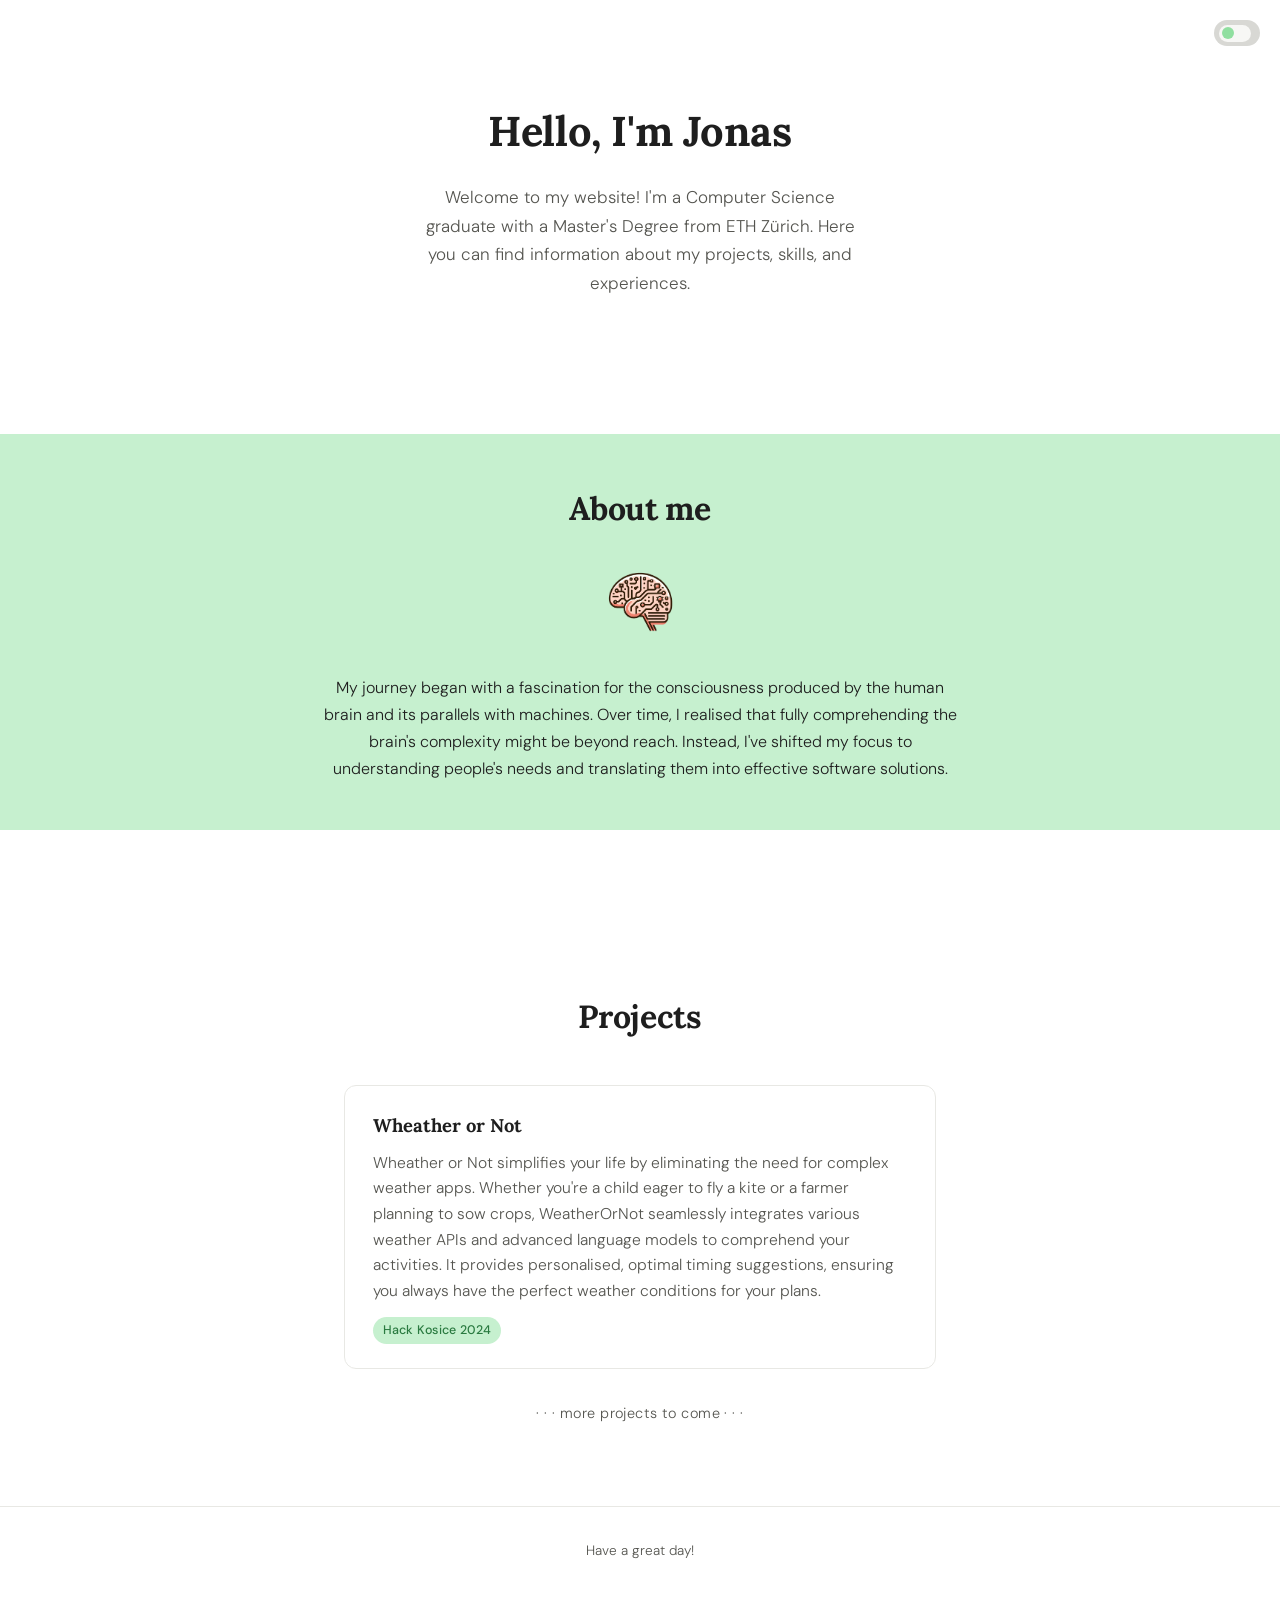
<file: index.html>
<!DOCTYPE html>
<html lang="en" data-theme="light">
<head>
  <meta charset="UTF-8" />
  <meta name="viewport" content="width=device-width, initial-scale=1.0" />
  <title>About Jonas</title>
  <link rel="preconnect" href="https://fonts.googleapis.com" />
  <link rel="preconnect" href="https://fonts.gstatic.com" crossorigin />
  <link href="https://fonts.googleapis.com/css2?family=Lora:ital,wght@0,400;0,700;1,400&family=DM+Sans:wght@300;400;500&display=swap" rel="stylesheet" />
  <link rel="stylesheet" href="style.css" />
</head>
<body>

  <!-- Dark mode toggle -->
  <div class="toggle-wrap">
    <button class="toggle" id="themeToggle" aria-label="Toggle dark mode">
      <span class="toggle-pill"></span>
    </button>
  </div>

  <!-- Hero -->
  <div class="container">
    <section class="hero">
      <h1>Hello, I'm Jonas</h1>
      <p>Welcome to my website! I'm a Computer Science graduate with a Master's Degree from ETH Zürich. Here you can find information about my projects, skills, and experiences.</p>
    </section>
  </div>

  <!-- About me band -->
  <div class="band">
    <div class="inner">
      <h2 class="section-title">About me</h2>
      <img src="resources/brain_depiction.png" alt="Brain icon" style="width: 80px; margin-bottom: 1.5rem;" />
      <p>My journey began with a fascination for the consciousness produced by the human brain and its parallels with machines. Over time, I realised that fully comprehending the brain's complexity might be beyond reach. Instead, I've shifted my focus to understanding people's needs and translating them into effective software solutions.</p>
    </div>
  </div>

  <!-- Projects -->
  <div class="container">
    <section class="projects-section">
      <h2 class="section-title">Projects</h2>

      <div class="project-list">

        <div class="project-card">
          <h3>Wheather or Not</h3>
          <p>
            Wheather or Not simplifies your life by eliminating the need for complex weather apps. Whether you're a child eager to fly a kite or a farmer planning to sow crops, WeatherOrNot seamlessly integrates various weather APIs and advanced language models to comprehend your activities. It provides personalised, optimal timing suggestions, ensuring you always have the perfect weather conditions for your plans.
          </p>
          <span class="project-tag">Hack Kosice 2024</span>
        </div>

      </div>

      <p class="more-soon">· · · more projects to come · · ·</p>
    </section>
  </div>

  <footer>
    <div class="container">
      Have a great day!
    </div>
  </footer>

  <script>
    const toggle = document.getElementById('themeToggle');
    const html   = document.documentElement;

    // Persist preference
    const saved = localStorage.getItem('theme');
    if (saved) html.setAttribute('data-theme', saved);

    toggle.addEventListener('click', () => {
      const next = html.getAttribute('data-theme') === 'dark' ? 'light' : 'dark';
      html.setAttribute('data-theme', next);
      localStorage.setItem('theme', next);
    });
  </script>
</body>
</html>
</file>
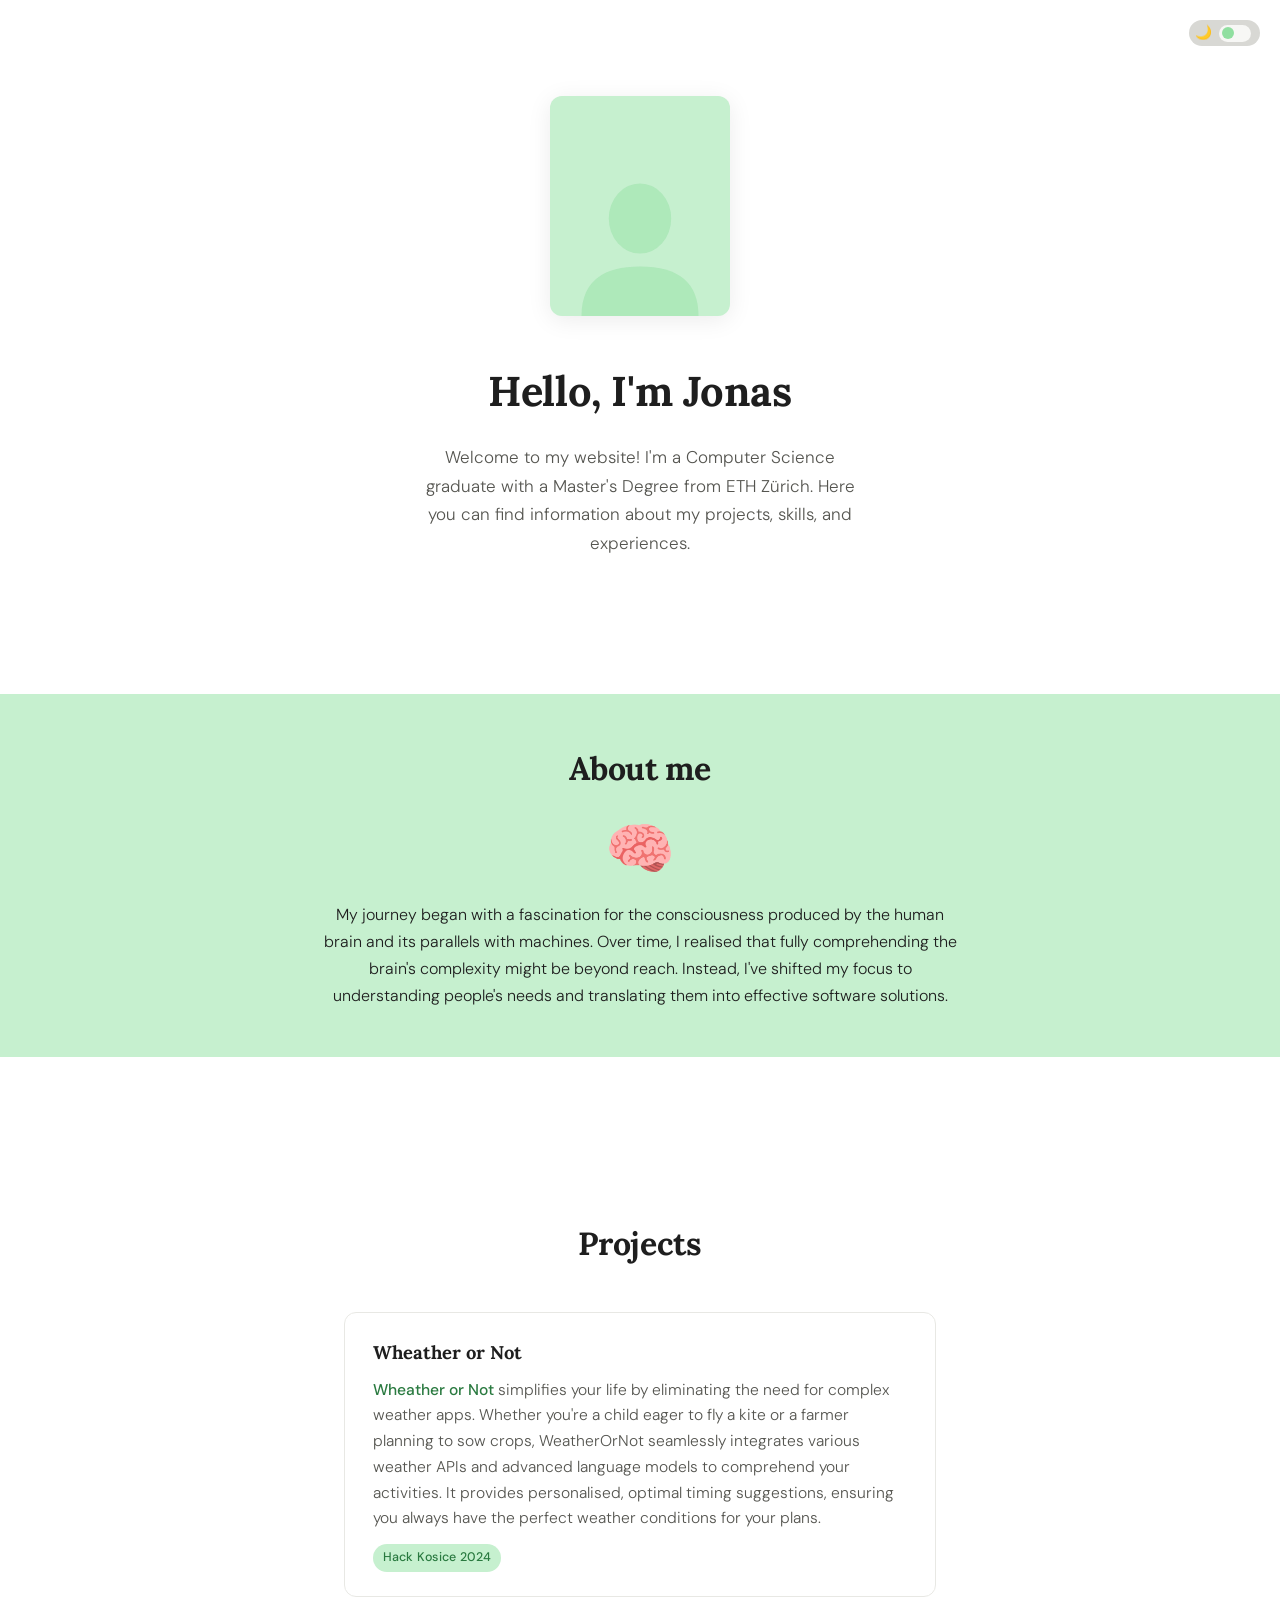
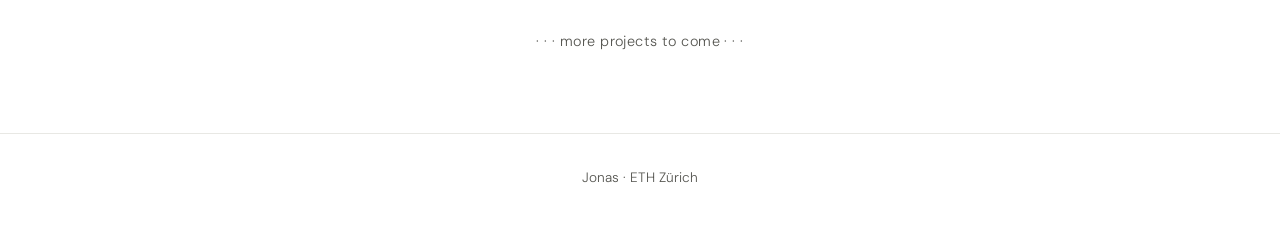
<file: claude_old_me_to_html/index.html>
<!DOCTYPE html>
<html lang="en" data-theme="light">
<head>
  <meta charset="UTF-8" />
  <meta name="viewport" content="width=device-width, initial-scale=1.0" />
  <title>Jonas — Portfolio</title>
  <link rel="preconnect" href="https://fonts.googleapis.com" />
  <link rel="preconnect" href="https://fonts.gstatic.com" crossorigin />
  <link href="https://fonts.googleapis.com/css2?family=Lora:ital,wght@0,400;0,700;1,400&family=DM+Sans:wght@300;400;500&display=swap" rel="stylesheet" />

  <style>
    /* ── Tokens ─────────────────────────────────── */
    :root {
      --bg:        #ffffff;
      --bg-off:    #f7f7f5;
      --fg:        #1e1e1e;
      --fg-muted:  #555550;
      --accent:    #90dfa0;
      --accent-bg: #c6f0cf;
      --toggle-bg: #d8d8d4;
      --toggle-dot:#ffffff;
      --card-bg:   #ffffff;
      --card-border: #e8e8e4;
      --link:      #2a7a40;

      --font-head: 'Lora', Georgia, serif;
      --font-body: 'DM Sans', system-ui, sans-serif;

      --max-w: 640px;
      --section-gap: 5rem;
    }

    [data-theme="dark"] {
      --bg:        #111110;
      --bg-off:    #181817;
      --fg:        #e8e4d8;
      --fg-muted:  #9a9690;
      --accent:    #5cba76;
      --accent-bg: #1a3323;
      --toggle-bg: #3a3a36;
      --toggle-dot:#e8e4d8;
      --card-bg:   #1c1c1a;
      --card-border: #2e2e2a;
      --link:      #7adea0;
    }

    /* ── Reset ──────────────────────────────────── */
    *, *::before, *::after { box-sizing: border-box; margin: 0; padding: 0; }

    html { scroll-behavior: smooth; }

    body {
      background: var(--bg);
      color: var(--fg);
      font-family: var(--font-body);
      font-weight: 300;
      font-size: 1.0625rem;
      line-height: 1.7;
      transition: background 0.3s ease, color 0.3s ease;
      -webkit-font-smoothing: antialiased;
    }

    /* ── Layout ─────────────────────────────────── */
    .container {
      max-width: var(--max-w);
      margin: 0 auto;
      padding: 0 1.5rem;
    }

    /* ── Dark-mode toggle ───────────────────────── */
    .toggle-wrap {
      position: fixed;
      top: 1.25rem;
      right: 1.25rem;
      z-index: 100;
    }

    .toggle {
      display: flex;
      align-items: center;
      gap: 0.45rem;
      background: var(--toggle-bg);
      border: none;
      border-radius: 999px;
      padding: 0.3rem 0.55rem 0.3rem 0.35rem;
      cursor: pointer;
      transition: background 0.3s;
      outline: none;
    }
    .toggle:focus-visible { outline: 2px solid var(--accent); outline-offset: 2px; }

    .toggle-icon {
      font-size: 0.85rem;
      line-height: 1;
      transition: opacity 0.2s;
    }

    .toggle-pill {
      width: 2rem;
      height: 1.05rem;
      background: var(--bg-off);
      border-radius: 999px;
      position: relative;
      transition: background 0.3s;
    }

    .toggle-pill::after {
      content: '';
      position: absolute;
      top: 50%;
      left: 0.15rem;
      transform: translateY(-50%);
      width: 0.75rem;
      height: 0.75rem;
      background: var(--accent);
      border-radius: 50%;
      transition: transform 0.25s cubic-bezier(.4,0,.2,1), background 0.3s;
    }

    [data-theme="dark"] .toggle-pill::after {
      transform: translateY(-50%) translateX(0.9rem);
    }

    /* ── Hero ───────────────────────────────────── */
    .hero {
      padding: 6rem 0 3.5rem;
      text-align: center;
      animation: fadeUp 0.7s ease both;
    }

    .hero-photo {
      width: 180px;
      height: 220px;
      object-fit: cover;
      border-radius: 12px;
      margin: 0 auto 2.5rem;
      display: block;
      box-shadow: 0 4px 24px rgba(0,0,0,0.08);
      /* Replace src with your actual photo */
      background: var(--accent-bg);
    }

    /* placeholder silhouette when no src */
    .hero-photo-placeholder {
      width: 180px;
      height: 220px;
      border-radius: 12px;
      margin: 0 auto 2.5rem;
      display: flex;
      align-items: flex-end;
      justify-content: center;
      overflow: hidden;
      background: var(--accent-bg);
      box-shadow: 0 4px 24px rgba(0,0,0,0.08);
    }
    .hero-photo-placeholder svg {
      width: 130px;
      opacity: 0.45;
      fill: var(--accent);
      display: block;
    }

    .hero h1 {
      font-family: var(--font-head);
      font-size: clamp(2rem, 7vw, 2.6rem);
      font-weight: 700;
      letter-spacing: -0.01em;
      margin-bottom: 1rem;
    }

    .hero p {
      color: var(--fg-muted);
      max-width: 460px;
      margin: 0 auto;
      font-size: 1.0625rem;
    }

    /* ── Green band sections ────────────────────── */
    .band {
      background: var(--accent-bg);
      padding: 3rem 1.5rem;
      margin: var(--section-gap) calc(-50vw + 50%);      /* bleed to edges */
      transition: background 0.3s;
    }

    .band .inner {
      max-width: var(--max-w);
      margin: 0 auto;
      text-align: center;
    }

    .band .section-title {
      margin-bottom: 1.5rem;
    }

    .band p {
      color: var(--fg);
      font-size: 1rem;
    }

    .band-icon {
      font-size: 3.5rem;
      margin-bottom: 1.5rem;
      display: block;
      line-height: 1;
    }

    /* ── Section titles ─────────────────────────── */
    .section-title {
      font-family: var(--font-head);
      font-size: clamp(1.6rem, 5vw, 2rem);
      font-weight: 700;
      letter-spacing: -0.01em;
    }

    /* ── Projects ───────────────────────────────── */
    .projects-section {
      padding: var(--section-gap) 0;
      animation: fadeUp 0.7s 0.15s ease both;
    }

    .projects-section > .section-title {
      text-align: center;
      margin-bottom: 2.5rem;
    }

    .project-list {
      display: flex;
      flex-direction: column;
      gap: 1.5rem;
    }

    .project-card {
      background: var(--card-bg);
      border: 1px solid var(--card-border);
      border-radius: 12px;
      padding: 1.5rem 1.75rem;
      transition: transform 0.2s ease, box-shadow 0.2s ease, border-color 0.2s ease;
    }

    .project-card:hover {
      transform: translateY(-2px);
      box-shadow: 0 8px 28px rgba(0,0,0,0.07);
      border-color: var(--accent);
    }

    .project-card h3 {
      font-family: var(--font-head);
      font-size: 1.15rem;
      font-weight: 700;
      margin-bottom: 0.6rem;
    }

    .project-card p {
      color: var(--fg-muted);
      font-size: 0.975rem;
      line-height: 1.65;
    }

    .project-card a {
      color: var(--link);
      text-decoration: none;
      font-weight: 500;
      border-bottom: 1px solid transparent;
      transition: border-color 0.15s;
    }
    .project-card a:hover { border-color: var(--link); }

    .project-tag {
      display: inline-block;
      margin-top: 0.75rem;
      font-size: 0.78rem;
      font-weight: 500;
      color: var(--link);
      background: var(--accent-bg);
      padding: 0.2rem 0.6rem;
      border-radius: 999px;
      letter-spacing: 0.02em;
    }

    .more-soon {
      text-align: center;
      color: var(--fg-muted);
      font-size: 0.9rem;
      margin-top: 2rem;
      letter-spacing: 0.03em;
    }

    /* ── Footer ─────────────────────────────────── */
    footer {
      padding: 2rem 0 3rem;
      text-align: center;
      color: var(--fg-muted);
      font-size: 0.85rem;
      border-top: 1px solid var(--card-border);
    }

    /* ── Animations ─────────────────────────────── */
    @keyframes fadeUp {
      from { opacity: 0; transform: translateY(18px); }
      to   { opacity: 1; transform: translateY(0); }
    }

    /* ── Mobile ─────────────────────────────────── */
    @media (max-width: 480px) {
      .hero { padding-top: 4.5rem; }
      .hero-photo-placeholder { width: 150px; height: 185px; }
      .band { padding: 2.5rem 1.25rem; }
    }
  </style>
</head>
<body>

  <!-- Dark mode toggle -->
  <div class="toggle-wrap">
    <button class="toggle" id="themeToggle" aria-label="Toggle dark mode">
      <span class="toggle-icon">🌙</span>
      <span class="toggle-pill"></span>
    </button>
  </div>

  <!-- Hero -->
  <div class="container">
    <section class="hero">
      <!--
        To use your own photo, replace the placeholder below with:
        <img class="hero-photo" src="photo.jpg" alt="Jonas" />
      -->
      <div class="hero-photo-placeholder" aria-hidden="true">
        <svg viewBox="0 0 100 110" xmlns="http://www.w3.org/2000/svg">
          <ellipse cx="50" cy="35" rx="24" ry="27"/>
          <path d="M5 110 Q5 72 50 72 Q95 72 95 110Z"/>
        </svg>
      </div>

      <h1>Hello, I'm Jonas</h1>
      <p>Welcome to my website! I'm a Computer Science graduate with a Master's Degree from ETH Zürich. Here you can find information about my projects, skills, and experiences.</p>
    </section>
  </div>

  <!-- About me band -->
  <div class="band">
    <div class="inner">
      <h2 class="section-title">About me</h2>
      <span class="band-icon" aria-hidden="true">🧠</span>
      <p>My journey began with a fascination for the consciousness produced by the human brain and its parallels with machines. Over time, I realised that fully comprehending the brain's complexity might be beyond reach. Instead, I've shifted my focus to understanding people's needs and translating them into effective software solutions.</p>
    </div>
  </div>

  <!-- Projects -->
  <div class="container">
    <section class="projects-section">
      <h2 class="section-title">Projects</h2>

      <div class="project-list">

        <div class="project-card">
          <h3>Wheather or Not</h3>
          <p>
            <a href="#" target="_blank" rel="noopener">Wheather or Not</a> simplifies your life by eliminating the need for complex weather apps. Whether you're a child eager to fly a kite or a farmer planning to sow crops, WeatherOrNot seamlessly integrates various weather APIs and advanced language models to comprehend your activities. It provides personalised, optimal timing suggestions, ensuring you always have the perfect weather conditions for your plans.
          </p>
          <span class="project-tag">Hack Kosice 2024</span>
        </div>

      </div>

      <p class="more-soon">· · · more projects to come · · ·</p>
    </section>
  </div>

  <footer>
    <div class="container">
      Jonas · ETH Zürich
    </div>
  </footer>

  <script>
    const toggle = document.getElementById('themeToggle');
    const html   = document.documentElement;

    // Persist preference
    const saved = localStorage.getItem('theme');
    if (saved) html.setAttribute('data-theme', saved);

    toggle.addEventListener('click', () => {
      const next = html.getAttribute('data-theme') === 'dark' ? 'light' : 'dark';
      html.setAttribute('data-theme', next);
      localStorage.setItem('theme', next);
    });
  </script>
</body>
</html>
</file>
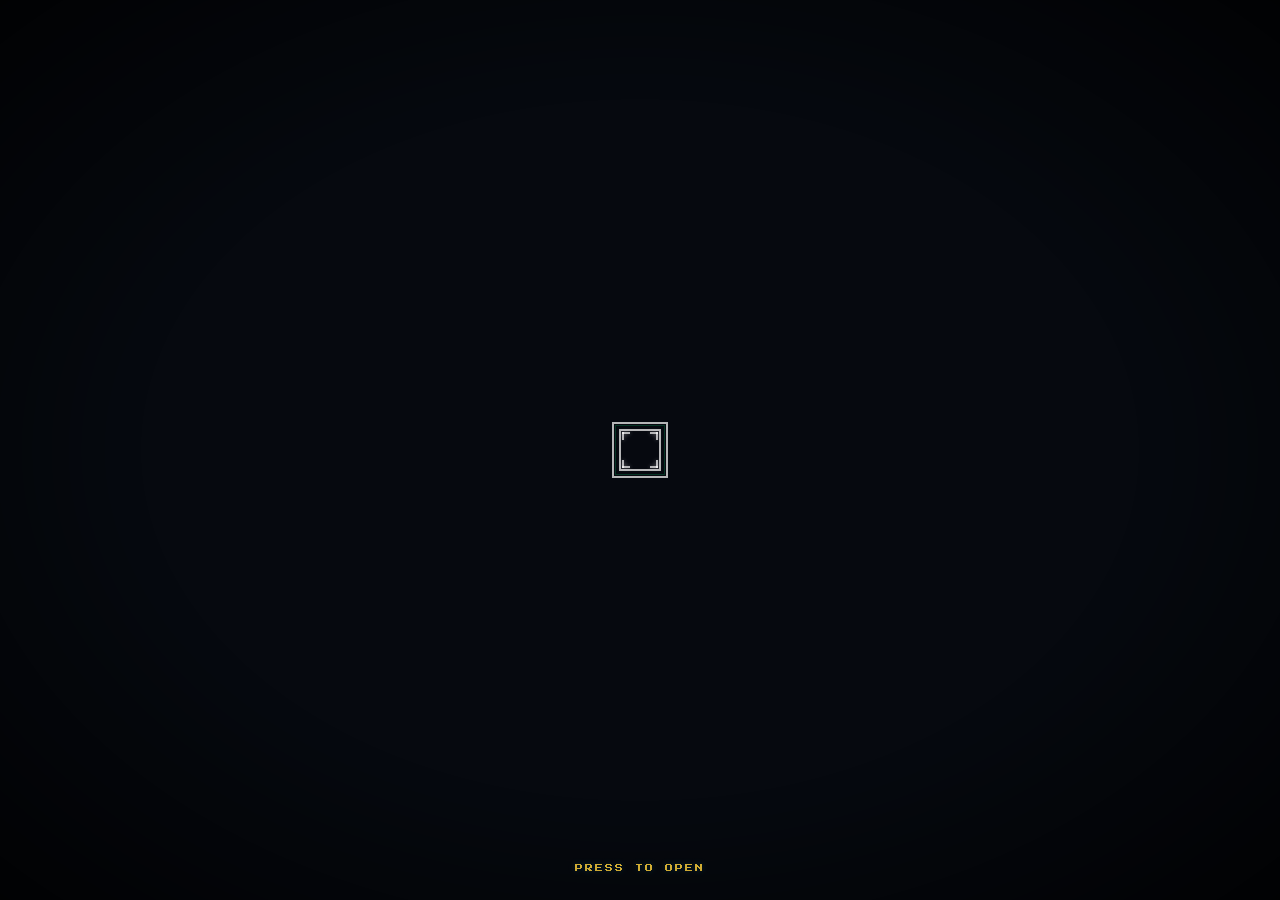
<file: contact_card_website/index.html>
<!DOCTYPE html>
<html lang="en">
<head>
<meta charset="UTF-8">
<meta name="viewport" content="width=device-width, initial-scale=1.0">
<title>Who is Jonas?</title>
<link href="https://fonts.googleapis.com/css2?family=Press+Start+2P&family=Share+Tech+Mono&display=swap" rel="stylesheet">
<style>
*{margin:0;padding:0;box-sizing:border-box;}

:root {
  --g: rgb(255, 255, 255, 0.7);
  --blue: #00d4ff;
  --pink: #EE4266;
  --yellow: #FFD23F;
  --green: #0EAD69;
  --bg: #06090f;
  --glow: rgb(255, 255, 255, 0.35);
  --bglow: rgba(0,212,255,0.25);
}

html, body {
  width: 100%; height: 100%;
  background: var(--bg);
  display: flex; align-items: center; justify-content: center;
  font-family: 'Share Tech Mono', monospace;
  overflow: hidden;
}

body::before {
  content: '';
  position: fixed; inset: 0;
  pointer-events: none; z-index: 9999;
}
body::after {
  content: '';
  position: fixed; inset: 0;
  background: radial-gradient(ellipse at center, transparent 55%, rgba(0,0,0,0.75) 100%);
  pointer-events: none; z-index: 9998;
}

/* ─── WRAPPER ─── */
#wrap {
  position: relative;
  width: 56px; height: 56px;
  transition: width 0.65s cubic-bezier(0.16,1,0.3,1), height 0.65s cubic-bezier(0.16,1,0.3,1);
  cursor: pointer;
}
#wrap.open {
  width: min(340px, 90vw);
  height: min(570px, 86vh);
  cursor: default;
}

/* ─── CARD ─── */
#card {
  width: 100%; height: 100%;
  background: var(--bg);
  position: relative;
  overflow: hidden;
}
#card::before, #card::after {
  content: '';
  position: absolute;
  pointer-events: none;
  z-index: 10;
}
#card::before {
  inset: 0;
  border: 2px solid var(--g);
  box-shadow:
    inset 0 0 0 5px var(--bg),
    inset 0 0 0 7px var(--g),
    0 0 0 2px var(--bg),
    0 0 0 4px var(--g),
    0 0 28px var(--glow),
    0 0 60px rgba(0,255,136,0.12);
}
#card::after {
  inset: 3px;
  border: 1px solid rgba(0,255,136,0.18);
}

#wrap:not(.open) #card::before {
  animation: sqPulse 2.2s ease-in-out infinite;
}
@keyframes sqPulse {
  0%,100% { box-shadow: inset 0 0 0 5px var(--bg), inset 0 0 0 7px var(--g), 0 0 0 2px var(--bg), 0 0 0 4px var(--g), 0 0 28px var(--glow), 0 0 60px rgba(0,255,136,0.12); }
  50%      { box-shadow: inset 0 0 0 5px var(--bg), inset 0 0 0 7px var(--g), 0 0 0 2px var(--bg), 0 0 0 4px var(--g), 0 0 50px rgba(0,255,136,0.75), 0 0 100px rgba(0,255,136,0.25); }
}

/* ─── INNER ─── */
#inner {
  position: absolute;
  inset: 14px;
  display: flex;
  flex-direction: column;
  opacity: 0;
  transition: opacity 0.25s ease;
  transition-delay: 0.45s;
}
#wrap.open #inner { opacity: 1; }

/* ─── CONTENT AREA ─── */
#area {
  flex: 1;
  position: relative;
  overflow: hidden;
  min-height: 0;
  display: flex;
  flex-direction: column;
}

/* ─── MENU ─── */
#menu {
  position: absolute; inset: 0;
  display: flex; flex-direction: column;
  justify-content: center;
  transition: transform 0.4s cubic-bezier(0.16,1,0.3,1), opacity 0.3s ease;
}
#menu.hidden {
  visibility: hidden;
  opacity: 0;
  pointer-events: none;
}

#first-mitem {
  border-top: 1px solid rgba(0,255,136,0.1);
}
.mitem {
  display: flex; align-items: center;
  padding: 11px 6px;
  border-bottom: 1px solid rgba(0,255,136,0.1);
  cursor: pointer;
  transition: background 0.1s;
  position: relative;
}
.mitem::before {
  content: '';
  position: absolute; left: 0; top: 0; bottom: 0;
  width: 2px;
  background: var(--g);
  opacity: 0;
  transition: opacity 0.1s;
}

@keyframes blink {
  0%,100%{opacity:1} 50%{opacity:0}
}

.mlabel {
  font-family: 'Press Start 2P', monospace;
  font-size: 14px;
  color: white;
  letter-spacing: 0.5px;
}

/* ─── MENU CLOSE BUTTON ─── */
#menu-close {
  flex-shrink: 0;
  display: flex;
  justify-content: center;
  padding-top: 10px;
  border-top: 1px solid rgba(0,255,136,0.12);
  margin-top: auto;
  position: absolute;
  bottom: 10px;
  left: 0;
  right: 0;
  border-top: none;
}
#btn-close-menu {
  font-family: 'Press Start 2P', monospace;
  font-size: 7px;
  color: var(--blue);
  border: 2px solid rgba(0,212,255,0.5);
  padding: 9px 22px;
  background: transparent;
  cursor: pointer;
  transition: background 0.1s, box-shadow 0.1s;
  text-shadow: 0 0 6px var(--bglow);
  letter-spacing: 1px;
}
#btn-close-menu:hover {
  background: rgba(0,212,255,0.1);
  box-shadow: 0 0 10px var(--bglow);
}

/* ─── SECTION SCREENS ─── */
.sec {
  position: absolute; inset: 0;
  display: flex; flex-direction: column;
  transform: translateX(110%);
  transition: transform 0.45s cubic-bezier(0.16,1,0.3,1), opacity 0.3s ease;
  opacity: 0;
  padding-top: 10px;
  pointer-events: none;
}
.sec.on {
  transform: translateX(0);
  opacity: 1;
  pointer-events: all;
}

.sec-title {
  font-family: 'Press Start 2P', monospace;
  font-size: 7px;
  color: var(--g);
  text-shadow: 0 0 8px var(--glow);
  padding-bottom: 10px;
  border-bottom: 1px solid rgba(0,255,136,0.25);
  margin-bottom: 12px;
  flex-shrink: 0;
}

.sec-body {
  flex: 1;
  overflow-y: auto;
  padding-right: 2px;
  min-height: 0;
}

/* ─── BOTTOM BACK BUTTON ─── */
.sec-footer {
  flex-shrink: 0;
  display: flex;
  justify-content: center;
  padding-top: 10px;
  border-top: 1px solid rgba(0,255,136,0.12);
  margin-top: 8px;
}
.back {
  font-family: 'Press Start 2P', monospace;
  font-size: 7px;
  color: var(--blue);
  border: 2px solid rgba(0,212,255,0.5);
  padding: 9px 22px;
  background: transparent;
  cursor: pointer;
  transition: background 0.1s, box-shadow 0.1s;
  text-shadow: 0 0 6px var(--bglow);
  letter-spacing: 1px;
}
.back:hover {
  background: rgba(0,212,255,0.1);
  box-shadow: 0 0 10px var(--bglow);
}

/* ─── ABOUT ─── */
.avi {
  width: 52px; height: 52px;
  border: 2px solid var(--g);
  box-shadow: 0 0 12px var(--glow), inset 0 0 8px rgba(0,255,136,0.07);
  display: flex; align-items: center; justify-content: center;
  font-family: 'Press Start 2P', monospace;
  font-size: 14px;
  color: var(--g);
  margin-bottom: 12px;
  background: rgba(0,255,136,0.04);
  text-shadow: 0 0 10px var(--glow);
}
.a-name {
  font-family: 'Press Start 2P', monospace;
  font-size: 8px;
  color: var(--g);
  margin-bottom: 4px;
  text-shadow: 0 0 8px var(--glow);
}
.a-role {
  font-family: 'Press Start 2P', monospace;
  font-size: 5px;
  color: var(--blue);
  margin-bottom: 14px;
  opacity: 0.85;
}
.a-bio {
  font-size: 10px;
  color: rgba(255,255,255,0.65);
  line-height: 1.9;
  border-left: 2px solid rgba(0,255,136,0.3);
  padding-left: 10px;
}

/* ─── SKILLS ─── */
.sk { margin-bottom: 14px; }
.sk-top {
  display: flex; justify-content: space-between;
  font-family: 'Press Start 2P', monospace;
  font-size: 5px;
  color: var(--blue);
  margin-bottom: 5px;
}
.sk-bg {
  height: 8px;
  background: rgba(0,255,136,0.06);
  border: 1px solid rgba(0,255,136,0.2);
  overflow: hidden;
}
.sk-fill {
  height: 100%;
  background: linear-gradient(90deg, #0099cc, #00ff88);
  width: 0%;
  transition: width 1s cubic-bezier(0.4,0,0.2,1);
  box-shadow: 0 0 6px rgba(0,255,136,0.4);
}

/* ─── EXPERIENCE ─── */
.exp {
  margin-bottom: 15px;
  padding-bottom: 15px;
  border-bottom: 1px solid rgba(0,255,136,0.09);
}
.exp:last-child { border-bottom: none; }
.exp-co {
  font-family: 'Press Start 2P', monospace;
  font-size: 6px;
  color: var(--g);
  margin-bottom: 3px;
  text-shadow: 0 0 6px var(--glow);
}
.exp-role { font-size: 10px; color: var(--blue); margin-bottom: 2px; }
.exp-yr {
  font-family: 'Press Start 2P', monospace;
  font-size: 4px;
  color: rgba(0,255,136,0.35);
  margin-bottom: 6px;
}
.exp-desc { font-size: 10px; color: rgba(255,255,255,0.6); line-height: 1.75; }

/* ─── CONTACT ─── */
.ct {
  display: flex; align-items: center; gap: 12px;
  padding: 11px 0;
  border-bottom: 1px solid rgba(0,255,136,0.09);
  cursor: pointer;
}
.ct:hover .ct-ico { box-shadow: 0 0 10px var(--glow); }
.ct-ico {
  width: 30px; height: 30px;
  border: 1px solid rgba(0,255,136,0.4);
  display: flex; align-items: center; justify-content: center;
  font-size: 11px;
  color: var(--g);
  flex-shrink: 0;
  transition: box-shadow 0.15s;
}
.ct-lbl {
  font-family: 'Press Start 2P', monospace;
  font-size: 5px;
  color: var(--blue);
  margin-bottom: 3px;
  opacity: 0.8;
}
.ct-val { font-size: 10px; color: rgba(255,255,255,0.7); }

/* ─── WIPE ─── */
#wipe {
  position: absolute; inset: 0;
  background: var(--g);
  z-index: 50;
  clip-path: inset(100% 0 0 0);
}

/* ─── HINT ─── */
#hint {
  position: fixed;
  bottom: 28px;
  left: 50%; transform: translateX(-50%);
  font-family: 'Press Start 2P', monospace;
  font-size: 8px;
  color: var(--yellow);
  text-shadow: 0 0 6px var(--bglow);
  letter-spacing: 2px;
  animation: blink 1.6s step-end infinite;
  transition: opacity 0.4s;
  white-space: nowrap;
  pointer-events: none;
  
}
#hint.gone { 
  opacity: 0;
  visibility: hidden;
 }

/* ─── CORNERS ─── */
.corner {
  position: absolute;
  width: 8px; height: 8px;
  z-index: 11;
  pointer-events: none;
}
.corner::before, .corner::after {
  content: '';
  position: absolute;
  background: var(--g);
  box-shadow: 0 0 4px var(--glow);
}
.corner::before { width: 8px; height: 2px; }
.corner::after  { width: 2px; height: 8px; }
.tl { top: 10px; left: 10px; }
.tr { top: 10px; right: 10px; transform: scaleX(-1); }
.bl { bottom: 10px; left: 10px; transform: scaleY(-1); }
.br { bottom: 10px; right: 10px; transform: scale(-1); }
</style>
</head>
<body>

<div id="hint">PRESS TO OPEN</div>

<div id="wrap">
  <div id="card">
    <div class="corner tl"></div>
    <div class="corner tr"></div>
    <div class="corner bl"></div>
    <div class="corner br"></div>
    <div id="wipe"></div>

    <div id="inner">
      <div id="area">

        <!-- MENU -->
        <div id="menu" class="hidden">
          <div id="first-mitem" class="mitem sel" data-t="about">
            <span class="mlabel">ABOUT</span>
          </div>
          <div class="mitem" data-t="skills">
            <span class="mlabel">SKILLS</span>
          </div>
          <div class="mitem" data-t="work">
            <span class="mlabel">EXPERIENCE</span>
          </div>
          <div class="mitem" data-t="contact">
            <span class="mlabel">CONTACT</span>
          </div>
          <div id="menu-close">
            <button id="btn-close-menu">◄ CLOSE</button>
          </div>
        </div>

        <!-- ABOUT -->
        <div class="sec" id="about-sec">
          <div class="sec-title">ABOUT</div>
          <div class="sec-body">
            <div class="avi">JS</div>
            <div class="a-name">JANE SMITH</div>
            <div class="a-role">// FULL-STACK DEVELOPER</div>
            <div class="a-bio">
              I build things for the web and occasionally for the fun of it.<br><br>
              Currently crafting products that live at the intersection of good code and good design. Based in ████████ — available for freelance work and interesting collaborations.
            </div>
          </div>
          <div class="sec-footer"><button class="back">◄ BACK</button></div>
        </div>

        <!-- SKILLS -->
        <div class="sec" id="skills-sec">
          <div class="sec-title">SKILLS</div>
          <div class="sec-body">
            <div class="sk"><div class="sk-top"><span>JAVASCRIPT / TS</span><span>92</span></div><div class="sk-bg"><div class="sk-fill" data-w="92%"></div></div></div>
            <div class="sk"><div class="sk-top"><span>REACT / VUE</span><span>88</span></div><div class="sk-bg"><div class="sk-fill" data-w="88%"></div></div></div>
            <div class="sk"><div class="sk-top"><span>NODE.JS / APIs</span><span>82</span></div><div class="sk-bg"><div class="sk-fill" data-w="82%"></div></div></div>
            <div class="sk"><div class="sk-top"><span>UI / UX DESIGN</span><span>76</span></div><div class="sk-bg"><div class="sk-fill" data-w="76%"></div></div></div>
            <div class="sk"><div class="sk-top"><span>PYTHON</span><span>71</span></div><div class="sk-bg"><div class="sk-fill" data-w="71%"></div></div></div>
            <div class="sk"><div class="sk-top"><span>DEVOPS / CLOUD</span><span>65</span></div><div class="sk-bg"><div class="sk-fill" data-w="65%"></div></div></div>
          </div>
          <div class="sec-footer"><button class="back">◄ BACK</button></div>
        </div>

        <!-- WORK -->
        <div class="sec" id="work-sec">
          <div class="sec-title">EXPERIENCE</div>
          <div class="sec-body">
            <div class="exp">
              <div class="exp-co">ACME CORP</div>
              <div class="exp-role">Senior Frontend Engineer</div>
              <div class="exp-yr">2022 → PRESENT</div>
              <div class="exp-desc">Led redesign of the core product. Cut bundle size 40%. Built the design system from scratch and evangelised it across 6 teams.</div>
            </div>
            <div class="exp">
              <div class="exp-co">STARTUP XYZ</div>
              <div class="exp-role">Full-Stack Developer</div>
              <div class="exp-yr">2020 → 2022</div>
              <div class="exp-desc">0-to-1 product development. Owned everything from DB schema to pixel-perfect UI.</div>
            </div>
            <div class="exp">
              <div class="exp-co">FREELANCE</div>
              <div class="exp-role">Web Developer</div>
              <div class="exp-yr">2018 → 2020</div>
              <div class="exp-desc">Sites and apps for clients in e-commerce, media, and fintech. Shipped fast, broke rarely.</div>
            </div>
          </div>
          <div class="sec-footer"><button class="back">◄ BACK</button></div>
        </div>

        <!-- CONTACT -->
        <div class="sec" id="contact-sec">
          <div class="sec-title">CONTACT</div>
          <div class="sec-body">
            <div class="ct">
              <div class="ct-ico">@</div>
              <div><div class="ct-lbl">EMAIL</div><div class="ct-val">hello@janesmith.dev</div></div>
            </div>
            <div class="ct">
              <div class="ct-ico">&lt;/&gt;</div>
              <div><div class="ct-lbl">GITHUB</div><div class="ct-val">github.com/janesmith</div></div>
            </div>
            <div class="ct">
              <div class="ct-ico">in</div>
              <div><div class="ct-lbl">LINKEDIN</div><div class="ct-val">linkedin.com/in/janesmith</div></div>
            </div>
            <div class="ct">
              <div class="ct-ico">✕</div>
              <div><div class="ct-lbl">TWITTER / X</div><div class="ct-val">@janesmith_dev</div></div>
            </div>
          </div>
          <div class="sec-footer"><button class="back">◄ BACK</button></div>
        </div>

      </div>
    </div>
  </div>
</div>

<script>
const wrap = document.getElementById('wrap');
const hint = document.getElementById('hint');
const wipe = document.getElementById('wipe');
const menu = document.getElementById('menu');
const items = document.querySelectorAll('.mitem');

let open = false;
let sel = items[0];

// Open card only when closed
wrap.addEventListener('click', e => {
  if (!open) {
    open = true;
    wrap.classList.add('open');
    hint.classList.add('gone');
    menu.classList.remove('hidden');
  }
});

// Menu item hover + click
items.forEach(item => {
  item.addEventListener('mouseenter', () => {
    sel.classList.remove('sel');
    sel = item;
    item.classList.add('sel');
  });
  item.addEventListener('click', e => {
    e.stopPropagation();
    openSec(item.dataset.t);
  });
});

// Close menu → collapse back to square
document.getElementById('btn-close-menu').addEventListener('click', e => {
  e.stopPropagation();
  open = false;
  wrap.classList.remove('open');
  hint.classList.remove('gone');
  menu.classList.add('hidden');
});

// Section back buttons → return to menu
document.querySelectorAll('.back').forEach(btn => {
  btn.addEventListener('click', e => {
    e.stopPropagation();
    closeSec();
  });
});

function openSec(name) {
  const sec = document.getElementById(name + '-sec');
  doWipe(() => {
    menu.classList.add('hidden');
    sec.classList.add('on');
    if (name === 'skills') {
      setTimeout(() => {
        sec.querySelectorAll('.sk-fill').forEach(b => b.style.width = b.dataset.w);
      }, 60);
    }
  });
}

function closeSec() {
  const cur = document.querySelector('.sec.on');
  if (!cur) return;
  doWipe(() => {
    cur.classList.remove('on');
    cur.querySelectorAll('.sk-fill').forEach(b => b.style.width = '0%');
    menu.classList.remove('hidden');
  });
}

function doWipe(mid) {
  wipe.style.transition = 'none';
  wipe.style.clipPath = 'inset(100% 0 0 0)';
  requestAnimationFrame(() => requestAnimationFrame(() => {
    wipe.style.transition = 'clip-path 0.18s ease-in';
    wipe.style.clipPath = 'inset(0% 0 0 0)';
    setTimeout(() => {
      mid();
      wipe.style.transition = 'clip-path 0.18s ease-out';
      wipe.style.clipPath = 'inset(0 0 100% 0)';
      setTimeout(() => { wipe.style.clipPath = 'inset(100% 0 0 0)'; }, 200);
    }, 200);
  }));
}
</script>
</body>
</html>
</file>
<file: style.css>
/* ── Tokens ─────────────────────────────────── */
:root {
  --bg:        #ffffff;
  --bg-off:    #f7f7f5;
  --fg:        #1e1e1e;
  --fg-muted:  #555550;
  --accent:    #90dfa0;
  --accent-bg: #c6f0cf;
  --toggle-bg: #d8d8d4;
  --toggle-dot:#ffffff;
  --card-bg:   #ffffff;
  --card-border: #e8e8e4;
  --link:      #2a7a40;

  --font-head: 'Lora', Georgia, serif;
  --font-body: 'DM Sans', system-ui, sans-serif;

  --max-w: 640px;
  --section-gap: 5rem;
}

[data-theme="dark"] {
  --bg:        #111110;
  --bg-off:    #181817;
  --fg:        #e8e4d8;
  --fg-muted:  #9a9690;
  --accent:    #5cba76;
  --accent-bg: #1a3323;
  --toggle-bg: #3a3a36;
  --toggle-dot:#e8e4d8;
  --card-bg:   #1c1c1a;
  --card-border: #2e2e2a;
  --link:      #7adea0;
}

/* ── Reset ──────────────────────────────────── */
*, *::before, *::after { box-sizing: border-box; margin: 0; padding: 0; }

html { scroll-behavior: smooth; }

body {
  background: var(--bg);
  color: var(--fg);
  font-family: var(--font-body);
  font-weight: 300;
  font-size: 1.0625rem;
  line-height: 1.7;
  transition: background 0.3s ease, color 0.3s ease;
  -webkit-font-smoothing: antialiased;
  overflow-x: hidden;
}

/* ── Layout ─────────────────────────────────── */
.container {
  max-width: var(--max-w);
  margin: 0 auto;
  padding: 0 1.5rem;
}

/* ── Dark-mode toggle ───────────────────────── */
.toggle-wrap {
  position: fixed;
  top: 1.25rem;
  right: 1.25rem;
  z-index: 100;
}

.toggle {
  display: flex;
  align-items: center;
  gap: 0.45rem;
  background: var(--toggle-bg);
  border: none;
  border-radius: 999px;
  padding: 0.3rem 0.55rem 0.3rem 0.35rem;
  cursor: pointer;
  transition: background 0.3s;
  outline: none;
}
.toggle:focus-visible { outline: 2px solid var(--accent); outline-offset: 2px; }

.toggle-icon {
  font-size: 0.85rem;
  line-height: 1;
  transition: opacity 0.2s;
}

.toggle-pill {
  width: 2rem;
  height: 1.05rem;
  background: var(--bg-off);
  border-radius: 999px;
  position: relative;
  transition: background 0.3s;
}

.toggle-pill::after {
  content: '';
  position: absolute;
  top: 50%;
  left: 0.15rem;
  transform: translateY(-50%);
  width: 0.75rem;
  height: 0.75rem;
  background: var(--accent);
  border-radius: 50%;
  transition: transform 0.25s cubic-bezier(.4,0,.2,1), background 0.3s;
}

[data-theme="dark"] .toggle-pill::after {
  transform: translateY(-50%) translateX(0.9rem);
}

/* ── Hero ───────────────────────────────────── */
.hero {
  padding: 6rem 0 3.5rem;
  text-align: center;
  animation: fadeUp 0.7s ease both;
}

.hero-photo {
  width: 180px;
  height: 220px;
  object-fit: cover;
  border-radius: 12px;
  margin: 0 auto 2.5rem;
  display: block;
  box-shadow: 0 4px 24px rgba(0,0,0,0.08);
  /* Replace src with your actual photo */
  background: var(--accent-bg);
}

/* placeholder silhouette when no src */
.hero-photo-placeholder {
  width: 180px;
  height: 220px;
  border-radius: 12px;
  margin: 0 auto 2.5rem;
  display: flex;
  align-items: flex-end;
  justify-content: center;
  overflow: hidden;
  background: var(--accent-bg);
  box-shadow: 0 4px 24px rgba(0,0,0,0.08);
}
.hero-photo-placeholder svg {
  width: 130px;
  opacity: 0.45;
  fill: var(--accent);
  display: block;
}

.hero h1 {
  font-family: var(--font-head);
  font-size: clamp(2rem, 7vw, 2.6rem);
  font-weight: 700;
  letter-spacing: -0.01em;
  margin-bottom: 1rem;
}

.hero p {
  color: var(--fg-muted);
  max-width: 460px;
  margin: 0 auto;
  font-size: 1.0625rem;
}

/* ── Green band sections ────────────────────── */
.band {
  background: var(--accent-bg);
  padding: 3rem 1.5rem;
  margin: var(--section-gap) calc(-50vw + 50%);      /* bleed to edges */
  transition: background 0.3s;
}

.band .inner {
  max-width: var(--max-w);
  margin: 0 auto;
  text-align: center;
}

.band .section-title {
  margin-bottom: 1.5rem;
}

.band p {
  color: var(--fg);
  font-size: 1rem;
}

.band-icon {
  font-size: 3.5rem;
  margin-bottom: 1.5rem;
  display: block;
  line-height: 1;
}

/* ── Section titles ─────────────────────────── */
.section-title {
  font-family: var(--font-head);
  font-size: clamp(1.6rem, 5vw, 2rem);
  font-weight: 700;
  letter-spacing: -0.01em;
}

/* ── Projects ───────────────────────────────── */
.projects-section {
  padding: var(--section-gap) 0;
  animation: fadeUp 0.7s 0.15s ease both;
}

.projects-section > .section-title {
  text-align: center;
  margin-bottom: 2.5rem;
}

.project-list {
  display: flex;
  flex-direction: column;
  gap: 1.5rem;
}

.project-card {
  background: var(--card-bg);
  border: 1px solid var(--card-border);
  border-radius: 12px;
  padding: 1.5rem 1.75rem;
  transition: transform 0.2s ease, box-shadow 0.2s ease, border-color 0.2s ease;
}

.project-card:hover {
  transform: translateY(-2px);
  box-shadow: 0 8px 28px rgba(0,0,0,0.07);
  border-color: var(--accent);
}

.project-card h3 {
  font-family: var(--font-head);
  font-size: 1.15rem;
  font-weight: 700;
  margin-bottom: 0.6rem;
}

.project-card p {
  color: var(--fg-muted);
  font-size: 0.975rem;
  line-height: 1.65;
}

.project-card a {
  color: var(--link);
  text-decoration: none;
  font-weight: 500;
  border-bottom: 1px solid transparent;
  transition: border-color 0.15s;
}
.project-card a:hover { border-color: var(--link); }

.project-tag {
  display: inline-block;
  margin-top: 0.75rem;
  font-size: 0.78rem;
  font-weight: 500;
  color: var(--link);
  background: var(--accent-bg);
  padding: 0.2rem 0.6rem;
  border-radius: 999px;
  letter-spacing: 0.02em;
}

.more-soon {
  text-align: center;
  color: var(--fg-muted);
  font-size: 0.9rem;
  margin-top: 2rem;
  letter-spacing: 0.03em;
}

/* ── Footer ─────────────────────────────────── */
footer {
  padding: 2rem 0 3rem;
  text-align: center;
  color: var(--fg-muted);
  font-size: 0.85rem;
  border-top: 1px solid var(--card-border);
}

/* ── Animations ─────────────────────────────── */
@keyframes fadeUp {
  from { opacity: 0; transform: translateY(18px); }
  to   { opacity: 1; transform: translateY(0); }
}

/* ── Mobile ─────────────────────────────────── */
@media (max-width: 480px) {
  .hero { padding-top: 4.5rem; }
  .hero-photo-placeholder { width: 150px; height: 185px; }
  .band { padding: 2.5rem 1.25rem; }
}
</file>
